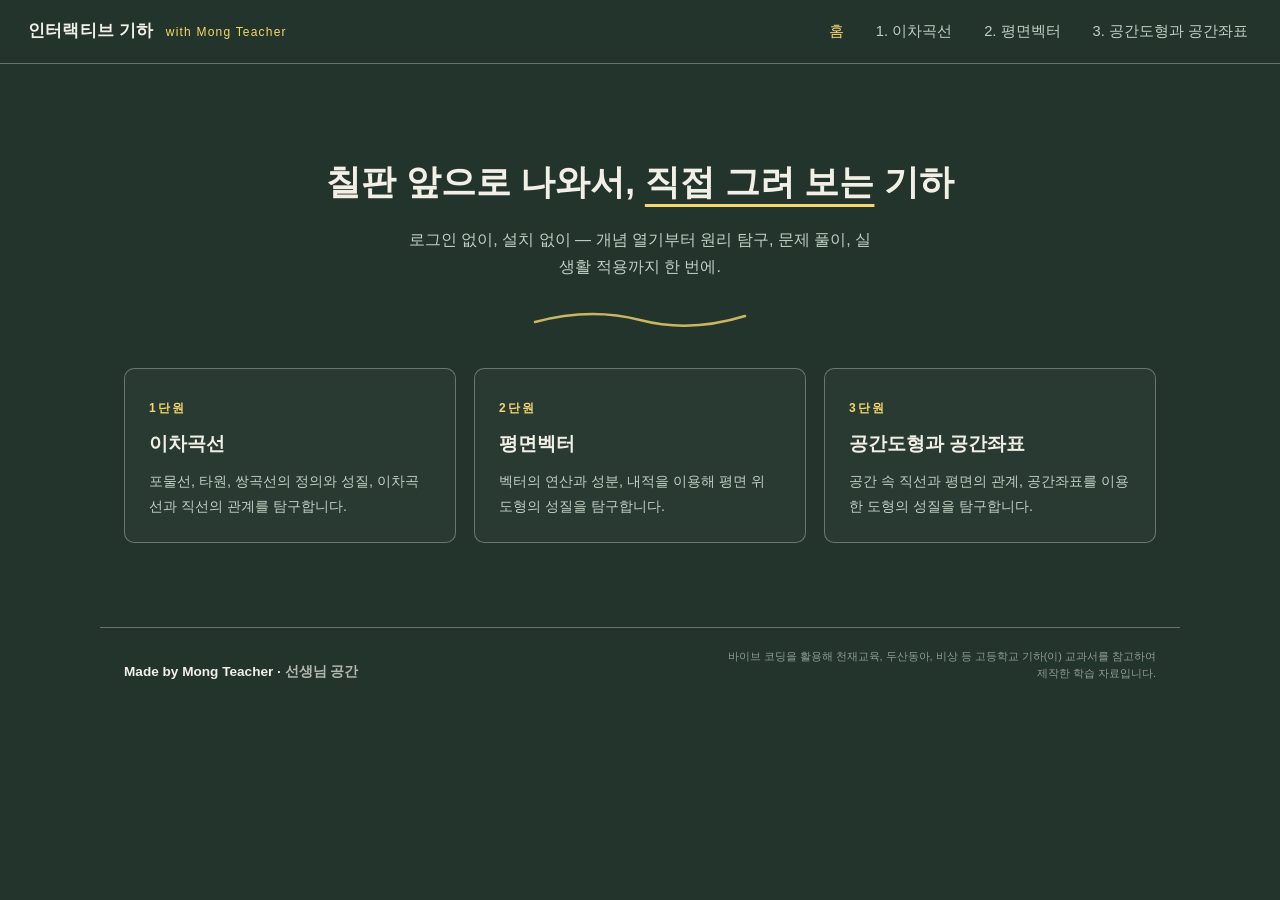
<file: index.html>
<!doctype html>
<html lang="ko">
<head>
  <meta charset="UTF-8" />
  <meta name="viewport" content="width=device-width, initial-scale=1.0" />
  <title>인터랙티브 기하 — 개념부터 실생활까지</title>
  <link rel="stylesheet" href="css/style.css" />
</head>
<body>
  <header class="site-header">
    <div class="brand">인터랙티브 기하 <small>with Mong Teacher</small></div>
    <nav class="main-nav">
      <a href="index.html" class="active">홈</a>
      <a href="unit.html?u=1">1. 이차곡선</a>
      <a href="unit.html?u=2">2. 평면벡터</a>
      <a href="unit.html?u=3">3. 공간도형과 공간좌표</a>
    </nav>
    <button class="hamburger" aria-label="메뉴 열기">
      <span></span><span></span><span></span>
    </button>
  </header>

  <main class="container">
    <section class="hero">
      <h1>칠판 앞으로 나와서, <u>직접 그려 보는</u> 기하</h1>
      <p>로그인 없이, 설치 없이 — 개념 열기부터 원리 탐구, 문제 풀이, 실생활 적용까지 한 번에.</p>
      <svg class="chalkline" viewBox="0 0 220 30" aria-hidden="true">
        <path d="M5 20 Q 60 5 110 18 T 215 14" fill="none" stroke="#f5d76e" stroke-width="2.5" stroke-linecap="round"/>
      </svg>
    </section>

    <section class="unit-grid" id="unit-grid"></section>
  </main>

  <footer class="site-footer">
    <div class="made">Made by Mong Teacher · <a href="guide.html" style="color:inherit; opacity:0.7;">선생님 공간</a></div>
    <div class="note">바이브 코딩을 활용해 천재교육, 두산동아, 비상 등 고등학교 기하(이) 교과서를 참고하여 제작한 학습 자료입니다.</div>
  </footer>

  <script src="js/nav.js"></script>
  <script>
    fetch("content/units.json")
      .then((r) => r.json())
      .then((data) => {
        const grid = document.getElementById("unit-grid");
        data.units.forEach((unit) => {
          const card = document.createElement("a");
          card.href = `unit.html?u=${unit.id}`;
          card.className = "unit-card";
          card.innerHTML = `<span class="no">${unit.id}단원</span><h2>${unit.title}</h2><p>${unit.summary}</p>`;
          grid.appendChild(card);
        });
      });
  </script>
</body>
</html>
</file>
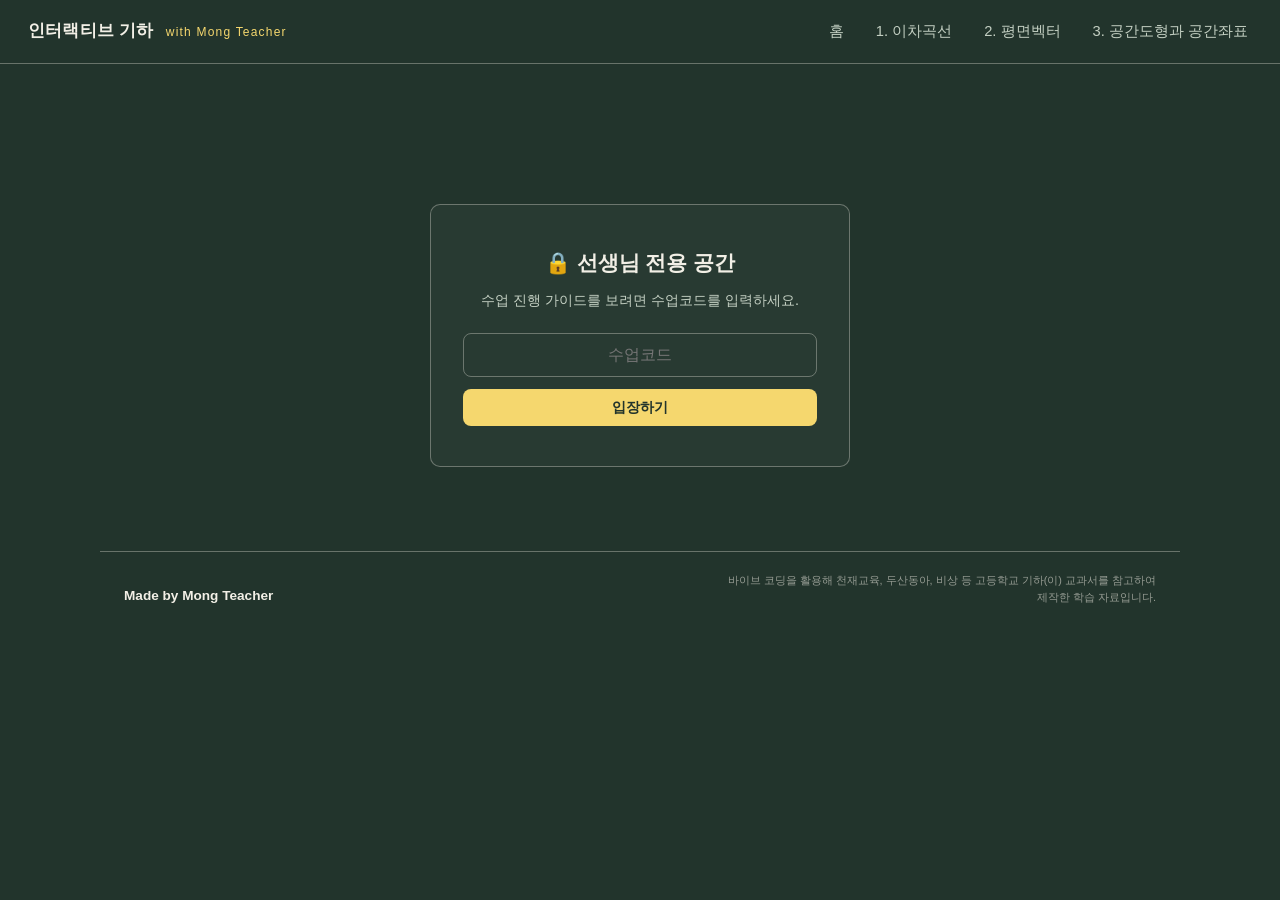
<file: guide.html>
<!doctype html>
<html lang="ko">
<head>
  <meta charset="UTF-8" />
  <meta name="viewport" content="width=device-width, initial-scale=1.0" />
  <meta name="robots" content="noindex" />
  <title>수업 진행 가이드 - 인터랙티브 기하</title>
  <link rel="stylesheet" href="css/style.css" />
  <style>
    /* 게이트 (수업코드 입력) */
    .gate {
      max-width: 420px;
      margin: 12vh auto 0;
      text-align: center;
      background: #ffffff08;
      border: 1.5px solid var(--chalk-line);
      border-radius: var(--radius);
      padding: 40px 32px;
    }
    .gate h1 { font-size: 1.3rem; margin: 0 0 8px; }
    .gate p { color: var(--chalk-dim); font-size: 0.9rem; margin: 0 0 20px; }
    .gate input {
      width: 100%;
      padding: 12px 14px;
      background: transparent;
      border: 1.5px solid var(--chalk-line);
      border-radius: 8px;
      color: var(--chalk);
      font-size: 1rem;
      text-align: center;
      outline: none;
      margin-bottom: 12px;
    }
    .gate input:focus { border-color: var(--chalk-yellow); }
    .gate .wrong { color: var(--wrong); font-size: 0.85rem; margin-top: 10px; display: none; }

    /* 가이드 본문 */
    .guide-lesson {
      background: #ffffff08;
      border: 1.5px solid var(--chalk-line);
      border-radius: var(--radius);
      padding: 24px;
      margin-bottom: 18px;
    }
    .guide-lesson h3 { margin: 0 0 4px; font-size: 1.1rem; color: var(--chalk-yellow); }
    .guide-lesson h4 {
      margin: 18px 0 6px;
      font-size: 0.85rem;
      letter-spacing: 0.08em;
      color: var(--chalk-dim);
      border-bottom: 1px dashed var(--chalk-line);
      padding-bottom: 4px;
    }
    .guide-lesson p, .guide-lesson li { font-size: 0.88rem; color: var(--chalk); line-height: 1.7; }
    .guide-lesson ul, .guide-lesson ol { margin: 6px 0; padding-left: 20px; }
    .guide-lesson .muted { color: var(--chalk-dim); }
    .answer-chip {
      display: inline-block;
      background: #8fd6a81a;
      border: 1px solid #8fd6a855;
      color: var(--correct);
      border-radius: 6px;
      padding: 1px 8px;
      font-size: 0.85rem;
    }
    .flow-box {
      border: 1.5px dashed var(--chalk-line);
      border-radius: var(--radius);
      padding: 18px 22px;
      margin-bottom: 24px;
      font-size: 0.9rem;
      color: var(--chalk-dim);
      line-height: 1.9;
    }
    .unit-heading { margin: 36px 0 14px; font-size: 1.25rem; }
    .open-link { font-size: 0.8rem; margin-left: 10px; color: var(--chalk-yellow); }
  </style>
</head>
<body>
  <header class="site-header">
    <div class="brand"><a href="index.html">인터랙티브 기하 <small>with Mong Teacher</small></a></div>
    <nav class="main-nav">
      <a href="index.html">홈</a>
      <a href="unit.html?u=1">1. 이차곡선</a>
      <a href="unit.html?u=2">2. 평면벡터</a>
      <a href="unit.html?u=3">3. 공간도형과 공간좌표</a>
    </nav>
    <button class="hamburger" aria-label="메뉴 열기">
      <span></span><span></span><span></span>
    </button>
  </header>

  <main class="container">
    <!-- 수업코드 게이트 -->
    <div class="gate" id="gate">
      <h1>🔒 선생님 전용 공간</h1>
      <p>수업 진행 가이드를 보려면 수업코드를 입력하세요.</p>
      <input type="text" id="code-input" placeholder="수업코드" autocomplete="off" />
      <button class="btn" id="code-btn" style="width:100%">입장하기</button>
      <div class="wrong" id="code-wrong">수업코드가 올바르지 않습니다.</div>
    </div>

    <!-- 가이드 본문 (인증 후 표시) -->
    <div id="guide" hidden>
      <h1 style="margin-bottom:6px;">수업 진행 가이드</h1>
      <p class="breadcrumb" style="margin-top:0;">소단원별 게임 공략 · 탐구 포인트 · 정답 모음 (콘텐츠가 갱신되면 자동 반영됩니다)</p>

      <div class="flow-box">
        <strong style="color:var(--chalk);">권장 차시 흐름 (50분 기준)</strong><br />
        ⓪ 들어가기 게임 5~8분 (전자칠판으로 함께 하거나 개인 기기) →
        ① 개념 열기 5분 (영상은 예습 과제로 대체 가능) →
        ② 원리 탐구 15~20분 (짝 활동 추천 — "조작하는 사람 / 기록하는 사람" 역할 교대) →
        ③ 문제 풀이 10분 (힌트는 스스로 열게 지도) →
        ④ 실생활 적용 + 활동 결과 PDF 저장 5분 (PDF는 과제 제출용으로 활용 가능)
      </div>

      <div id="guide-content"></div>
    </div>
  </main>

  <footer class="site-footer">
    <div class="made">Made by Mong Teacher</div>
    <div class="note">바이브 코딩을 활용해 천재교육, 두산동아, 비상 등 고등학교 기하(이) 교과서를 참고하여 제작한 학습 자료입니다.</div>
  </footer>

  <script src="js/nav.js"></script>
  <script>
    const CODE = "기하";

    function showGuide() {
      document.getElementById("gate").hidden = true;
      document.getElementById("guide").hidden = false;
      buildGuide();
    }

    function checkCode() {
      // 앞뒤 공백·따옴표 무시, 한글이 낱자(ㄱㅣㅎㅏ)로 입력돼도 인정
      const v = document.getElementById("code-input").value.trim().replace(/["'“”‘’\s]/g, "");
      if (v === CODE || v === "ㄱㅣㅎㅏ") {
        sessionStorage.setItem("geoTeacher", "1");
        showGuide();
      } else {
        document.getElementById("code-wrong").style.display = "block";
      }
    }

    document.getElementById("code-btn").addEventListener("click", checkCode);
    document.getElementById("code-input").addEventListener("keydown", (e) => {
      if (e.key === "Enter") checkCode();
    });

    if (sessionStorage.getItem("geoTeacher") === "1") showGuide();

    // 소단원 JSON에서 교사용 정보를 자동 추출해 렌더링
    async function buildGuide() {
      const container = document.getElementById("guide-content");
      if (container.childElementCount > 0) return;

      const units = await fetch("content/units.json").then((r) => r.json());

      for (const unit of units.units) {
        const h2 = document.createElement("h2");
        h2.className = "unit-heading";
        h2.textContent = `${unit.id}단원. ${unit.title}`;
        container.appendChild(h2);

        for (const lessonMeta of unit.lessons) {
          const lesson = await fetch(`content/lessons/${unit.id}-${lessonMeta.id}.json`)
            .then((r) => (r.ok ? r.json() : null))
            .catch(() => null);
          if (!lesson) continue;

          const box = document.createElement("div");
          box.className = "guide-lesson";

          let html = `<h3>${unit.id}-${lessonMeta.id}. ${lesson.title}
            <a class="open-link" href="lesson.html?u=${unit.id}&l=${lessonMeta.id}" target="_blank">수업 페이지 열기 ↗</a></h3>`;

          // 도입 게임
          if (lesson.hook) {
            html += `<h4>⓪ 도입 게임 — ${lesson.hook.title}</h4>
              <p class="muted">${lesson.hook.text}</p>
              <p><strong>성공 시 연결 멘트:</strong> <span class="muted">${lesson.hook.revealText || "-"}</span></p>
              <p><strong>수업 팁:</strong> <span class="muted">게임을 건너뛰는 버튼도 있으니 시간이 부족하면 "건너뛰고 바로 수업 보기"를 안내하세요. 성공 조건을 미리 시연해 보시는 것을 추천합니다.</span></p>`;
          }

          // 탐구 활동
          const activities = lesson.explore?.activities || [];
          const sims = activities.filter((a) => a.type !== "steps");
          if (sims.length) {
            html += `<h4>② 원리 탐구 (${sims.length}개 활동)</h4><ul>`;
            sims.forEach((a) => {
              html += `<li><strong>${a.title}</strong><br /><span class="muted">${a.text || ""}</span></li>`;
            });
            html += `</ul>`;
          }

          // 단계별 탐구 정답
          const stepsActs = activities.filter((a) => a.type === "steps");
          stepsActs.forEach((act) => {
            html += `<h4>단계별 탐구 정답 — ${act.title}</h4><ol>`;
            act.steps.forEach((s) => {
              const correct = s.choices.find((c) => c.correct);
              html += `<li>${s.prompt}<br />→ <span class="answer-chip">${correct ? correct.label : "?"}</span></li>`;
            });
            html += `</ol>`;
          });

          // 문제 정답
          const problems = lesson.practice?.problems || [];
          if (problems.length) {
            html += `<h4>③ 문제 정답</h4><ol>`;
            problems.forEach((p) => {
              const ans = Array.isArray(p.answer) ? p.answer.join(" 또는 ") : p.answer;
              html += `<li>${p.prompt}<br />→ <span class="answer-chip">${ans}</span> <span class="muted">${p.explanation || ""}</span></li>`;
            });
            html += `</ol>`;
          }

          // 실생활 적용
          if (lesson.apply?.text) {
            html += `<h4>④ 실생활 적용 소재</h4><p class="muted">${lesson.apply.text}</p>`;
          }

          box.innerHTML = html;
          container.appendChild(box);
        }
      }
    }
  </script>
</body>
</html>
</file>
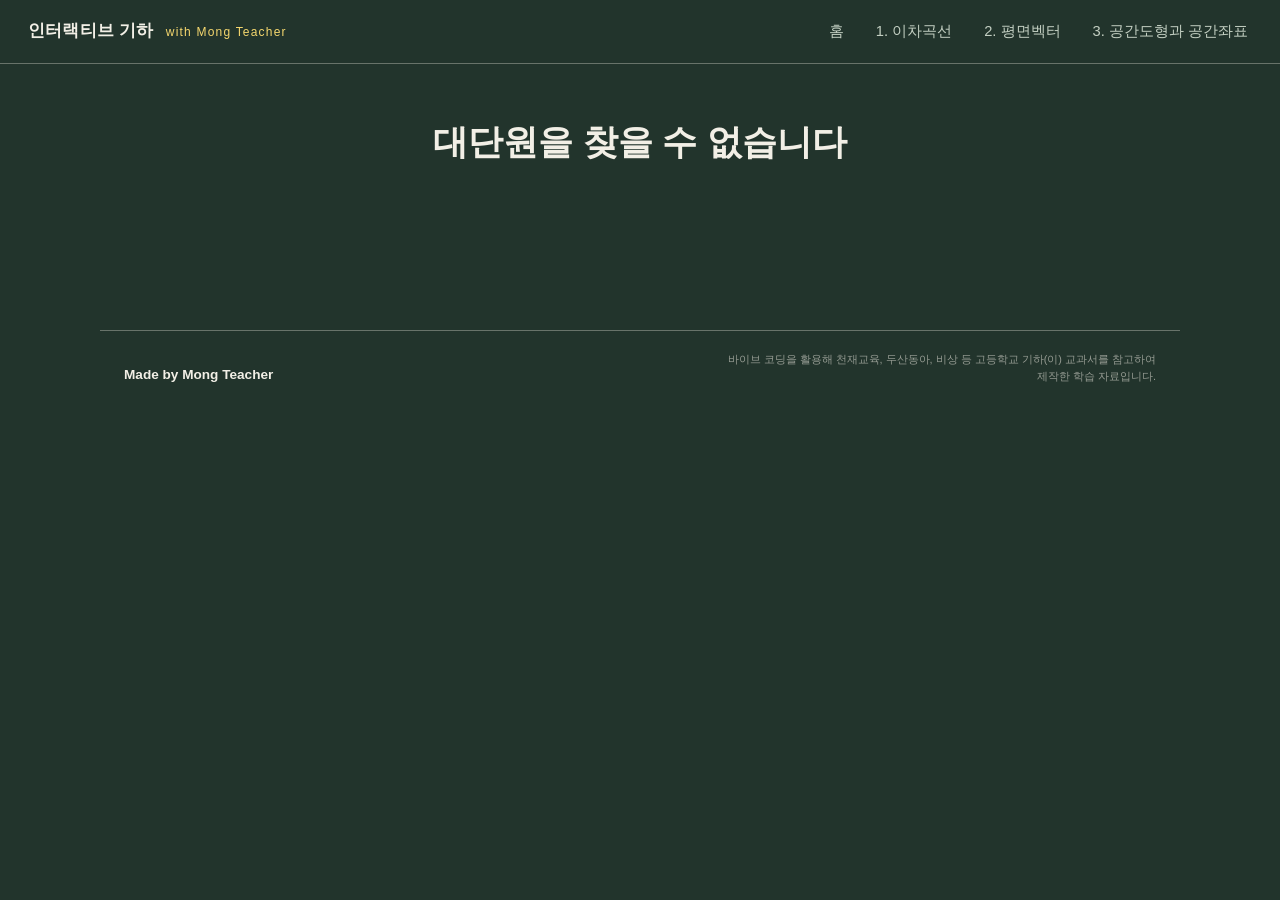
<file: unit.html>
<!doctype html>
<html lang="ko">
<head>
  <meta charset="UTF-8" />
  <meta name="viewport" content="width=device-width, initial-scale=1.0" />
  <title>대단원 - 인터랙티브 기하</title>
  <link rel="stylesheet" href="css/style.css" />
</head>
<body>
  <header class="site-header">
    <div class="brand"><a href="index.html">인터랙티브 기하 <small>with Mong Teacher</small></a></div>
    <nav class="main-nav">
      <a href="index.html">홈</a>
      <a href="unit.html?u=1">1. 이차곡선</a>
      <a href="unit.html?u=2">2. 평면벡터</a>
      <a href="unit.html?u=3">3. 공간도형과 공간좌표</a>
    </nav>
    <button class="hamburger" aria-label="메뉴 열기">
      <span></span><span></span><span></span>
    </button>
  </header>

  <main class="container">
    <section class="hero" style="padding-top:16px;">
      <h1 id="unit-title">대단원</h1>
      <p id="unit-summary"></p>
    </section>

    <div class="lesson-list" id="lesson-list"></div>
  </main>

  <footer class="site-footer">
    <div class="made">Made by Mong Teacher</div>
    <div class="note">바이브 코딩을 활용해 천재교육, 두산동아, 비상 등 고등학교 기하(이) 교과서를 참고하여 제작한 학습 자료입니다.</div>
  </footer>

  <script src="js/nav.js"></script>
  <script>
    function getQueryParam(name) {
      return new URLSearchParams(window.location.search).get(name);
    }

    const unitId = getQueryParam("u");

    fetch("content/units.json")
      .then((r) => r.json())
      .then((data) => {
        const unit = data.units.find((u) => u.id === unitId);
        if (!unit) {
          document.getElementById("unit-title").textContent = "대단원을 찾을 수 없습니다";
          return;
        }
        document.title = `${unit.title} - 인터랙티브 기하`;
        document.getElementById("unit-title").textContent = `${unit.id}. ${unit.title}`;
        document.getElementById("unit-summary").textContent = unit.summary;

        // 학습 진도(localStorage) 읽기
        let progress = [];
        try { progress = JSON.parse(localStorage.getItem("geoProgress") || "[]"); } catch {}

        const list = document.getElementById("lesson-list");
        unit.lessons.forEach((lesson) => {
          const prefix = `${unit.id}-${lesson.id}:`;
          const doneCount = progress.filter((t) => t.startsWith(prefix)).length;
          const badge = doneCount > 0
            ? `<span class="done-badge">✓ 완료한 활동 ${doneCount}개</span>`
            : "";
          const card = document.createElement("div");
          card.className = "lesson-card";
          card.innerHTML = `
            <h3>${unit.id}-${lesson.id}. ${lesson.title} ${badge}</h3>
            <p>${lesson.desc}</p>
            <a class="btn" href="lesson.html?u=${unit.id}&l=${lesson.id}">활동 시작하기</a>
          `;
          list.appendChild(card);
        });
      });
  </script>
</body>
</html>
</file>
<file: css/style.css>
/* 칠판·분필 테마 (승인 시안 B) */
:root {
  --board: #22342c;        /* 칠판 초록 */
  --board-deep: #1b2a24;   /* 더 짙은 칠판 */
  --chalk: #f2efe6;        /* 분필 흰색 */
  --chalk-dim: #c3cfc2;    /* 흐린 분필 */
  --chalk-yellow: #f5d76e; /* 분필 노랑 */
  --chalk-line: #f2efe655; /* 분필 테두리 */
  --correct: #8fd6a8;
  --wrong: #e8927c;
  --radius: 10px;
  --header-h: 64px;
}

* { box-sizing: border-box; }

/* display 규칙이 hidden 속성을 덮어쓰지 않도록 보장 */
[hidden] { display: none !important; }

html, body {
  margin: 0;
  min-width: 1024px;
  font-family: "Pretendard", "Apple SD Gothic Neo", "Malgun Gothic", sans-serif;
  background: var(--board);
  color: var(--chalk);
  line-height: 1.7;
}

@media (max-width: 1024px) {
  html, body { min-width: 0; }
}

a { color: inherit; text-decoration: none; }

img { max-width: 100%; }

/* ---------- 헤더 / 네비게이션 ---------- */
header.site-header {
  position: sticky;
  top: 0;
  z-index: 50;
  height: var(--header-h);
  display: flex;
  align-items: center;
  justify-content: space-between;
  padding: 0 28px;
  background: var(--board);
  border-bottom: 1px solid var(--chalk-line);
}

.brand {
  font-weight: 700;
  font-size: 1.05rem;
  letter-spacing: 0.01em;
}

.brand small {
  color: var(--chalk-yellow);
  font-weight: 400;
  margin-left: 8px;
  letter-spacing: 0.1em;
  font-size: 0.75rem;
}

nav.main-nav {
  display: flex;
  gap: 24px;
}

nav.main-nav a {
  font-size: 0.92rem;
  color: var(--chalk-dim);
  padding: 8px 4px;
}

nav.main-nav a.active,
nav.main-nav a:hover {
  color: var(--chalk-yellow);
}

.hamburger {
  display: none;
  flex-direction: column;
  gap: 4px;
  background: none;
  border: none;
  cursor: pointer;
  padding: 8px;
}

.hamburger span {
  width: 22px;
  height: 2px;
  background: var(--chalk);
  display: block;
}

@media (max-width: 768px) {
  nav.main-nav {
    position: fixed;
    top: var(--header-h);
    left: 0;
    right: 0;
    flex-direction: column;
    background: var(--board-deep);
    border-bottom: 1px solid var(--chalk-line);
    padding: 12px 24px;
    gap: 12px;
    display: none;
  }
  nav.main-nav.open { display: flex; }
  .hamburger { display: flex; }
}

/* ---------- 레이아웃 컨테이너 ---------- */
main.container {
  max-width: 1080px;
  margin: 0 auto;
  padding: 32px 24px 60px;
}

/* ---------- 홈: 히어로 + 대단원 카드 ---------- */
.hero {
  text-align: center;
  padding: 56px 0 36px;
}

.hero h1 {
  font-size: 2.2rem;
  margin: 0 0 6px;
  font-weight: 700;
  text-wrap: balance;
}

.hero h1 u {
  text-decoration-color: var(--chalk-yellow);
  text-decoration-thickness: 3px;
  text-underline-offset: 10px;
}

.hero p {
  color: var(--chalk-dim);
  max-width: 52ch;
  margin: 14px auto 0;
}

.chalkline {
  width: 220px;
  margin: 22px auto 0;
  display: block;
  opacity: 0.8;
}

.unit-grid {
  display: grid;
  grid-template-columns: repeat(3, 1fr);
  gap: 18px;
}

@media (max-width: 900px) {
  .unit-grid { grid-template-columns: 1fr; }
}

.unit-card {
  background: #ffffff08;
  border: 1.5px solid var(--chalk-line);
  border-radius: var(--radius);
  padding: 24px;
  transition: transform 0.15s ease, border-color 0.15s ease;
}

.unit-card:hover {
  transform: translateY(-4px);
  border-color: var(--chalk-yellow);
}

.unit-card .no {
  color: var(--chalk-yellow);
  font-size: 0.75rem;
  letter-spacing: 0.2em;
  font-weight: 600;
}

.unit-card h2 { margin: 8px 0; font-size: 1.2rem; }
.unit-card p { color: var(--chalk-dim); font-size: 0.9rem; margin: 0; }

/* ---------- 소단원 목록 ---------- */
.lesson-list {
  display: grid;
  grid-template-columns: repeat(2, 1fr);
  gap: 16px;
  margin-top: 24px;
}

@media (max-width: 700px) {
  .lesson-list { grid-template-columns: 1fr; }
}

.lesson-card {
  background: #ffffff08;
  border: 1.5px solid var(--chalk-line);
  border-radius: var(--radius);
  padding: 22px;
}

.lesson-card h3 { margin: 0 0 6px; font-size: 1.05rem; }
.lesson-card p { color: var(--chalk-dim); font-size: 0.88rem; margin: 0 0 14px; }

.btn {
  display: inline-block;
  background: var(--chalk-yellow);
  color: var(--board);
  padding: 9px 20px;
  border-radius: 8px;
  font-size: 0.9rem;
  font-weight: 700;
  border: none;
  cursor: pointer;
}

.btn:hover { filter: brightness(1.06); }

.btn.secondary {
  background: transparent;
  color: var(--chalk-yellow);
  border: 1.5px solid var(--chalk-yellow);
}

/* ---------- 소단원 활동 페이지 ---------- */
.breadcrumb { color: var(--chalk-dim); font-size: 0.85rem; }
.breadcrumb a:hover { color: var(--chalk-yellow); }

.lesson-section {
  background: #ffffff08;
  border: 1.5px solid var(--chalk-line);
  border-radius: var(--radius);
  padding: 26px;
  margin-bottom: 20px;
}

.lesson-section h2 {
  font-size: 1.1rem;
  margin: 0 0 6px;
  display: flex;
  align-items: center;
  gap: 10px;
}

.lesson-section .section-badge {
  font-size: 0.72rem;
  background: transparent;
  color: var(--chalk-yellow);
  border: 1px solid var(--chalk-yellow);
  border-radius: 999px;
  padding: 2px 10px;
  letter-spacing: 0.05em;
}

.lesson-section > p { color: var(--chalk-dim); }

.embed-wrap {
  position: relative;
  width: 100%;
  padding-top: 56.25%;
  margin-top: 14px;
  border-radius: var(--radius);
  overflow: hidden;
  background: var(--board-deep);
  border: 1px solid var(--chalk-line);
}

.embed-wrap iframe {
  position: absolute;
  inset: 0;
  width: 100%;
  height: 100%;
  border: 0;
}

.sim-canvas-wrap {
  margin-top: 14px;
  border: 1.5px dashed var(--chalk-line);
  border-radius: var(--radius);
  min-height: 360px;
  display: flex;
  align-items: center;
  justify-content: center;
  color: var(--chalk-dim);
  font-size: 0.9rem;
  padding: 16px;
}

.sim-canvas-wrap.mounted {
  display: block;
}

/* 문제 카드 */
.problem-card {
  border: 1.5px dashed var(--chalk-line);
  border-radius: var(--radius);
  padding: 20px;
  margin-top: 14px;
}

.problem-card .prompt { font-weight: 600; margin-bottom: 12px; }

.answer-row {
  display: flex;
  gap: 10px;
  align-items: center;
}

.answer-row input {
  flex: 1;
  padding: 8px 6px;
  background: transparent;
  border: none;
  border-bottom: 1.5px solid var(--chalk-line);
  color: var(--chalk);
  font-size: 0.95rem;
  outline: none;
}

.answer-row input:focus { border-bottom-color: var(--chalk-yellow); }

.answer-row input::placeholder { color: #f2efe666; }

.feedback {
  margin-top: 10px;
  font-size: 0.88rem;
  padding: 8px 12px;
  border-radius: 8px;
  display: none;
}

.feedback.correct { display: block; background: #8fd6a81a; color: var(--correct); border: 1px solid #8fd6a855; }
.feedback.wrong { display: block; background: #e8927c1a; color: var(--wrong); border: 1px solid #e8927c55; }

.hint-list { margin-top: 10px; }

.hint-item {
  font-size: 0.85rem;
  color: var(--chalk-dim);
  padding: 7px 0;
  border-top: 1px dashed var(--chalk-line);
}

.hint-btn {
  margin-top: 10px;
  background: none;
  border: 1px solid #f5d76e88;
  border-radius: 999px;
  padding: 5px 14px;
  font-size: 0.8rem;
  cursor: pointer;
  color: var(--chalk-yellow);
}

.hint-btn:disabled { opacity: 0.4; cursor: default; }

/* PDF 내보내기 */
.export-bar {
  text-align: center;
  padding: 20px 0 0;
}

/* ---------- 푸터 (크레딧) ---------- */
footer.site-footer {
  display: flex;
  justify-content: space-between;
  align-items: flex-end;
  gap: 24px;
  max-width: 1080px;
  margin: 24px auto 0;
  padding: 20px 24px 28px;
  border-top: 1px solid var(--chalk-line);
}

footer.site-footer .made {
  font-size: 0.85rem;
  font-weight: 700;
  color: var(--chalk);
}

footer.site-footer .note {
  font-size: 0.68rem;
  color: #f2efe68c;
  text-align: right;
  max-width: 440px;
  line-height: 1.6;
}

/* ---------- ⓪ 들어가기 (도입 훅) ---------- */
.hook-section .hook-title {
  color: var(--chalk-yellow);
  font-weight: 700;
  margin-left: 4px;
}

.hook-controls {
  display: flex;
  gap: 28px;
  align-items: center;
  flex-wrap: wrap;
  margin: 14px 0 10px;
  font-size: 0.88rem;
  color: var(--chalk-dim);
}

.hook-controls label {
  display: flex;
  align-items: center;
  gap: 8px;
}

.hook-controls span {
  color: var(--chalk-yellow);
  min-width: 42px;
  font-variant-numeric: tabular-nums;
}

.hook-status {
  font-size: 0.85rem;
  color: var(--chalk-dim);
  margin-bottom: 10px;
}

.hook-reveal {
  margin-top: 16px;
  padding: 14px 16px;
  border: 1.5px dashed var(--chalk-yellow);
  border-radius: var(--radius);
  color: var(--chalk);
  background: #f5d76e14;
  line-height: 1.7;
}

.hook-actions {
  margin-top: 16px;
  display: flex;
  gap: 14px;
  align-items: center;
}

/* ---------- 원리 탐구: 다중 활동 블록 ---------- */
.explore-block {
  margin-top: 22px;
  padding-top: 18px;
  border-top: 1px dashed var(--chalk-line);
}

.explore-block h3 {
  margin: 0 0 6px;
  font-size: 1rem;
  color: var(--chalk-yellow);
}

.explore-block > p {
  color: var(--chalk-dim);
  font-size: 0.9rem;
  margin: 0 0 4px;
}

.sim-controls {
  display: flex;
  gap: 24px;
  align-items: center;
  flex-wrap: wrap;
  margin: 12px 0 8px;
  font-size: 0.85rem;
  color: var(--chalk-dim);
}

.sim-controls label {
  display: flex;
  align-items: center;
  gap: 8px;
}

.sim-info {
  font-size: 0.85rem;
  color: var(--chalk-dim);
  margin-bottom: 8px;
  font-variant-numeric: tabular-nums;
}

/* ---------- 브릴리언트식 단계형 탐구 ---------- */
.steps-box {
  margin-top: 14px;
  border: 1.5px dashed var(--chalk-line);
  border-radius: var(--radius);
  padding: 22px;
}

.steps-progress {
  display: flex;
  justify-content: space-between;
  align-items: center;
  margin-bottom: 14px;
}

.steps-progress span {
  font-size: 0.75rem;
  font-weight: 700;
  letter-spacing: 0.15em;
  color: var(--chalk-yellow);
}

.steps-dots {
  display: flex;
  gap: 6px;
}

.steps-dots i {
  width: 22px;
  height: 6px;
  border-radius: 99px;
  background: #f2efe622;
}

.steps-dots i.done { background: var(--correct); }
.steps-dots i.now { background: var(--chalk-yellow); }

.steps-prompt {
  font-weight: 600;
  font-size: 1.02rem;
  margin-bottom: 16px;
  line-height: 1.7;
}

.steps-choices {
  display: grid;
  grid-template-columns: repeat(2, 1fr);
  gap: 12px;
  max-width: 640px;
}

@media (max-width: 700px) {
  .steps-choices { grid-template-columns: 1fr; }
}

.steps-choice {
  border: 1.5px solid var(--chalk-line);
  border-radius: var(--radius);
  padding: 13px 16px;
  font-size: 0.9rem;
  font-weight: 600;
  cursor: pointer;
  background: transparent;
  color: var(--chalk);
  text-align: left;
  line-height: 1.5;
  font-family: inherit;
}

.steps-choice:hover:not(:disabled) { border-color: var(--chalk-yellow); }

.steps-choice.right {
  border-color: var(--correct);
  background: #8fd6a814;
  color: var(--correct);
}

.steps-choice.miss {
  border-color: var(--wrong);
  background: #e8927c10;
  color: var(--wrong);
  opacity: 0.7;
}

.steps-feedback {
  display: none;
  margin: 14px 0;
  padding: 12px 14px;
  border-radius: 8px;
  font-size: 0.88rem;
  line-height: 1.7;
}

.steps-feedback.show { display: block; }
.steps-feedback.good { background: #8fd6a814; color: var(--correct); border: 1px solid #8fd6a855; }
.steps-feedback.bad { background: #e8927c14; color: var(--wrong); border: 1px solid #e8927c55; }

/* 진도 배지 */
.done-badge {
  font-size: 0.7rem;
  font-weight: 600;
  color: var(--correct);
  border: 1px solid #8fd6a855;
  border-radius: 999px;
  padding: 2px 10px;
  margin-left: 8px;
  vertical-align: middle;
}

/* GeoGebra 실습 임베드 */
.ggb-box {
  margin-top: 16px;
  border: 1.5px solid var(--chalk-line);
  border-radius: var(--radius);
  padding: 14px;
  background: #f2efe60a;
  overflow-x: auto;
}

.ggb-caption {
  margin: 0 0 10px;
  font-size: 0.88rem;
  color: var(--chalk-yellow);
  font-weight: 600;
}

.resource-links {
  margin-top: 14px;
  font-size: 0.85rem;
  color: var(--chalk-dim);
}

.resource-links a {
  color: var(--chalk-yellow);
  text-decoration: underline;
  text-underline-offset: 3px;
}
</file>
